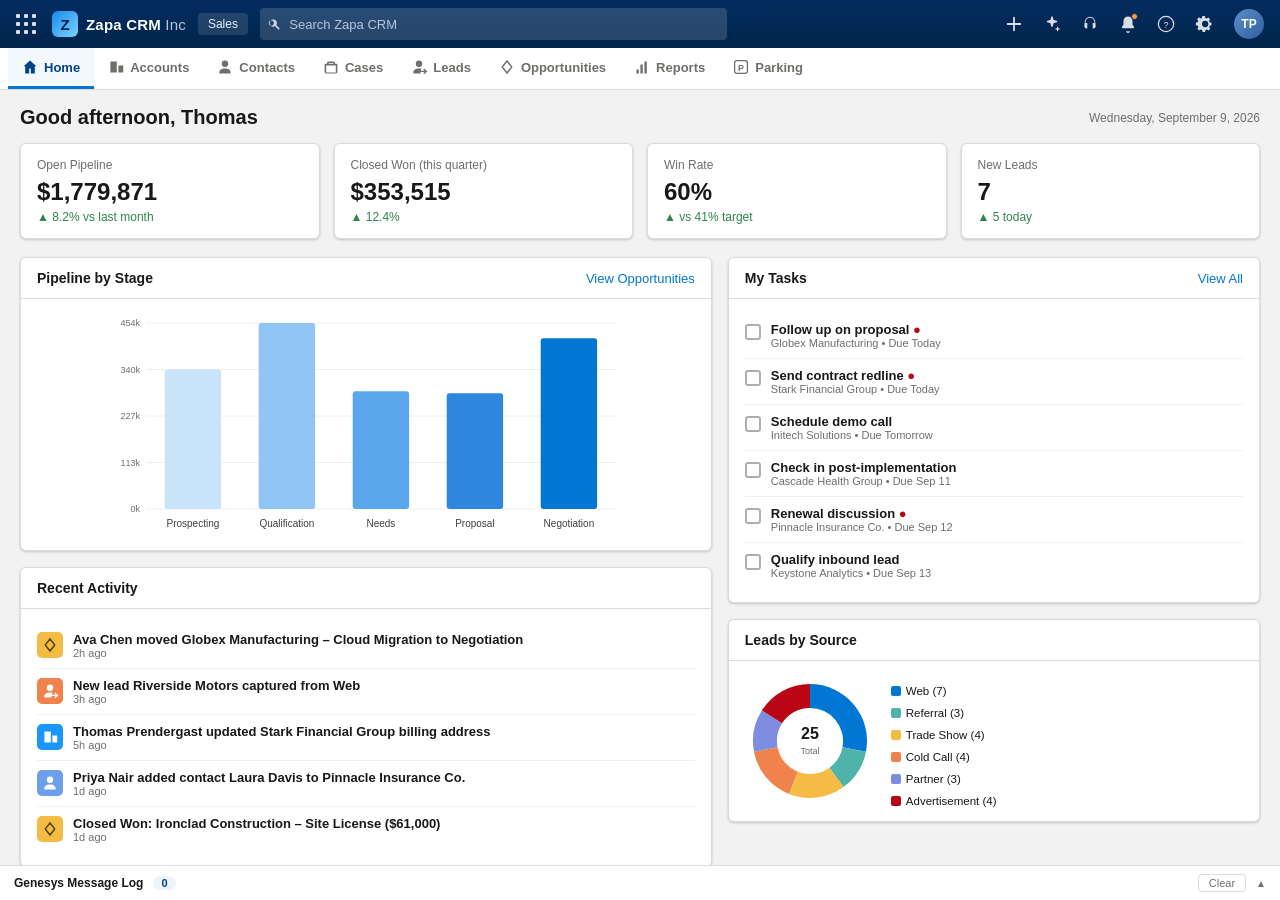
<file: index.html>
<!DOCTYPE html>
<html lang="en">
<head>
<meta charset="UTF-8" />
<meta name="viewport" content="width=device-width, initial-scale=1.0" />
<title>Zapa CRM Inc</title>
<link rel="stylesheet" href="css/styles.css" />
</head>
<body>

<div id="toast-region" class="toast-region"></div>

<div class="app-shell">

  <!-- Global Header -->
  <header class="global-header">
    <button class="icon-btn waffle-btn" id="btn-launcher" title="App Launcher" aria-label="App Launcher">
      <svg viewBox="0 0 20 20" width="20" height="20"><g fill="currentColor">
        <rect x="0" y="0" width="4" height="4" rx="1"/><rect x="8" y="0" width="4" height="4" rx="1"/><rect x="16" y="0" width="4" height="4" rx="1"/>
        <rect x="0" y="8" width="4" height="4" rx="1"/><rect x="8" y="8" width="4" height="4" rx="1"/><rect x="16" y="8" width="4" height="4" rx="1"/>
        <rect x="0" y="16" width="4" height="4" rx="1"/><rect x="8" y="16" width="4" height="4" rx="1"/><rect x="16" y="16" width="4" height="4" rx="1"/>
      </g></svg>
    </button>

    <div class="brand">
      <span class="brand-mark">Z</span>
      <span class="brand-name">Zapa CRM<span class="brand-inc"> Inc</span></span>
    </div>

    <div class="app-name-chip">Sales</div>

    <div class="global-search">
      <svg viewBox="0 0 20 20" width="14" height="14"><path fill="currentColor" d="M13.6 12.2h-.7l-.6-.5a5.4 5.4 0 1 0-1.3 1.3l.5.6v.7L16 18.6 17.6 17l-4-4Zm-8.6 0a3.8 3.8 0 1 1 0-7.6 3.8 3.8 0 0 1 0 7.6Z"/></svg>
      <input type="text" id="global-search-input" placeholder="Search Zapa CRM"/>
    </div>

    <div class="header-spacer"></div>

    <button class="icon-btn" id="btn-new" title="Create New">
      <svg viewBox="0 0 20 20" width="18" height="18"><path fill="currentColor" d="M10 2a1 1 0 0 1 1 1v6h6a1 1 0 1 1 0 2h-6v6a1 1 0 1 1-2 0v-6H3a1 1 0 1 1 0-2h6V3a1 1 0 0 1 1-1Z"/></svg>
    </button>
    <button class="icon-btn" id="btn-agent-copilot" title="Agent Copilot">
      <svg viewBox="0 0 20 20" width="18" height="18"><path fill="currentColor" d="M10 1.5c.4 0 .75.27.85.65l.9 3.4 3.4.9a.88.88 0 0 1 0 1.7l-3.4.9-.9 3.4a.88.88 0 0 1-1.7 0l-.9-3.4-3.4-.9a.88.88 0 0 1 0-1.7l3.4-.9.9-3.4c.1-.38.45-.65.85-.65Z"/><path fill="currentColor" d="M16.2 13c.2 0 .38.14.43.33l.37 1.4 1.4.37a.44.44 0 0 1 0 .86l-1.4.37-.37 1.4a.44.44 0 0 1-.86 0l-.37-1.4-1.4-.37a.44.44 0 0 1 0-.86l1.4-.37.37-1.4c.05-.19.23-.33.43-.33Z"/></svg>
    </button>
    <button class="icon-btn" id="btn-genesys" title="Genesys Cloud">
      <svg viewBox="0 0 20 20" width="18" height="18"><path fill="currentColor" d="M10 2a6 6 0 0 0-6 6v4.5A2.5 2.5 0 0 0 6.5 15H7v-6H5V8a5 5 0 0 1 10 0v1h-2v6h.5a2.5 2.5 0 0 0 2.5-2.5V8a6 6 0 0 0-6-6Z"/><rect x="4" y="10" width="2.6" height="4.4" rx="1" fill="currentColor"/><rect x="13.4" y="10" width="2.6" height="4.4" rx="1" fill="currentColor"/></svg>
    </button>
    <button class="icon-btn" title="Notifications" id="btn-notif">
      <svg viewBox="0 0 20 20" width="18" height="18"><path fill="currentColor" d="M10 1.6c-3 0-5 2.1-5 5v3.3c0 .6-.2 1.2-.6 1.7l-.9 1.2c-.6.8 0 2 1 2h11c1 0 1.6-1.2 1-2l-.9-1.2c-.4-.5-.6-1.1-.6-1.7V6.6c0-2.9-2-5-5-5Z"/><path fill="currentColor" d="M10 20a2.2 2.2 0 0 0 2.2-2H7.8A2.2 2.2 0 0 0 10 20Z"/></svg>
      <span class="notif-dot"></span>
    </button>
    <button class="icon-btn" title="Help">
      <svg viewBox="0 0 20 20" width="18" height="18"><circle cx="10" cy="10" r="8.5" fill="none" stroke="currentColor" stroke-width="1.4"/><text x="10" y="14.5" font-size="10" text-anchor="middle" fill="currentColor" font-family="Arial">?</text></svg>
    </button>
    <button class="icon-btn" id="btn-setup" title="Setup">
      <svg viewBox="0 0 20 20" width="18" height="18"><path fill="currentColor" d="M17 11.4v-2.8l-2.1-.5a5.9 5.9 0 0 0-.6-1.5l1.2-1.8-2-2-1.8 1.2a5.9 5.9 0 0 0-1.5-.6L9.7 1H6.9l-.5 2.2c-.5.1-1 .3-1.5.6L3.1 2.6l-2 2 1.2 1.8c-.3.5-.5 1-.6 1.5L-.3 8.6v2.8l2.2.5c.1.5.3 1 .6 1.5L1.3 15.2l2 2 1.8-1.2c.5.3 1 .5 1.5.6l.5 2.2h2.8l.5-2.2c.5-.1 1-.3 1.5-.6l1.8 1.2 2-2-1.2-1.8c.3-.5.5-1 .6-1.5l2.2-.5ZM10 13.5a3.5 3.5 0 1 1 0-7 3.5 3.5 0 0 1 0 7Z" transform="translate(1.3,0)"/></svg>
    </button>
    <button class="avatar-btn" id="btn-avatar" title="Thomas Prendergast">
      <span class="avatar-circle">TP</span>
    </button>
  </header>

  <!-- Composable Desktop Broker popover — toggled from the TP avatar icon.
       The iframe stays mounted (even while hidden) so it keeps sharing one
       authenticated session with all Composable Desktop components (e.g. the
       Copilot gadget), the same way the Genesys Cloud popover works. -->
  <div class="genesys-broker" id="genesys-broker">
    <div class="genesys-broker-arrow" id="genesys-broker-arrow"></div>
    <div class="genesys-broker-header">
      <h2>Genesys Broker</h2>
      <button class="genesys-broker-close" id="genesys-broker-close" title="Close">&times;</button>
    </div>
    <div class="genesys-broker-body">
      <iframe id="genesys-broker-iframe" title="Genesys Cloud Broker"
        src="https://apps.inindca.com/crm-embeddable-desktop/?show-broker-ui"
        allow="camera *; microphone *; autoplay *; hid *; local-network-access *"></iframe>
    </div>
  </div>

  <!-- Agent Copilot popover — toggled from the sparkle icon beside "+".
       Composable Desktop Copilot gadget, scope=default (the agent's own
       current interaction, not tied to any specific CRM record). -->
  <div class="agent-copilot-panel" id="agent-copilot-panel">
    <div class="agent-copilot-panel-arrow" id="agent-copilot-panel-arrow"></div>
    <div class="agent-copilot-panel-header">
      <h2>Agent Copilot</h2>
      <button class="agent-copilot-panel-close" id="agent-copilot-panel-close" title="Close">&times;</button>
    </div>
    <div class="agent-copilot-panel-body" id="agent-copilot-panel-body"></div>
  </div>

  <!-- Genesys Cloud popover panel -->
  <div class="genesys-panel" id="genesys-panel">
    <div class="genesys-panel-arrow" id="genesys-panel-arrow"></div>
    <div class="genesys-panel-header">
      <h2>Genesys Cloud</h2>
      <button class="genesys-panel-close" id="genesys-panel-close" title="Close">&times;</button>
    </div>
    <div class="genesys-panel-body" id="genesys-panel-body"></div>
  </div>

  <!-- App Launcher Overlay -->
  <div class="launcher-overlay" id="launcher-overlay">
    <div class="launcher-panel">
      <div class="launcher-search">
        <input type="text" placeholder="Search apps and items..."/>
      </div>
      <h3>All Apps</h3>
      <div class="launcher-grid" id="launcher-grid"></div>
    </div>
  </div>

  <!-- Tab Bar -->
  <nav class="tab-bar" id="tab-bar"></nav>

  <!-- Lead record tabs — one appears each time a Lead is opened -->
  <nav class="lead-tab-bar" id="lead-tab-bar"></nav>

  <!-- Main content -->
  <main class="main-content" id="main-content"></main>

  <!-- Message Log — every postMessage sent/received by the Genesys panels -->
  <div class="message-log" id="message-log">
    <div class="message-log-header" id="message-log-toggle">
      <span class="message-log-title">Genesys Message Log</span>
      <span class="message-log-count" id="message-log-count">0</span>
      <button class="message-log-clear" id="message-log-clear" title="Clear log">Clear</button>
      <span class="message-log-chevron" id="message-log-chevron">&#9650;</span>
    </div>
    <div class="message-log-body" id="message-log-body"></div>
  </div>
</div>

<!-- Modal root -->
<div class="modal-overlay" id="modal-overlay">
  <div class="modal-panel" id="modal-panel"></div>
</div>

<script src="js/data.js"></script>
<script src="js/charts.js"></script>
<script src="js/app.js"></script>
</body>
</html>
</file>
<file: css/styles.css>
:root {
  --sf-header-bg: #032d60;
  --sf-header-bg-2: #01254b;
  --sf-blue: #0176d3;
  --sf-blue-dark: #014486;
  --sf-blue-light: #eef4fb;
  --sf-bg: #f3f2f2;
  --sf-border: #dddbda;
  --sf-text: #181818;
  --sf-text-secondary: #706e6b;
  --sf-success: #2e844a;
  --sf-success-bg: #e6f5ec;
  --sf-warning: #b26100;
  --sf-warning-bg: #fff4e5;
  --sf-error: #ba0517;
  --sf-error-bg: #fde8e8;
  --sf-card-radius: 6px;
  --shadow-1: 0 1px 3px 0 rgba(0,0,0,.12), 0 1px 2px 0 rgba(0,0,0,.08);
  --shadow-2: 0 2px 6px 0 rgba(0,0,0,.14);
}

* { box-sizing: border-box; }
html, body { height: 100%; }
body {
  margin: 0;
  font-family: -apple-system, "Salesforce Sans", "Segoe UI", Helvetica, Arial, sans-serif;
  color: var(--sf-text);
  background: var(--sf-bg);
  font-size: 13px;
  -webkit-font-smoothing: antialiased;
}
button { font-family: inherit; cursor: pointer; }
a { color: var(--sf-blue); text-decoration: none; cursor: pointer; }
a:hover { text-decoration: underline; }

.app-shell { display: flex; flex-direction: column; height: 100vh; }

/* ============ Global Header ============ */
.global-header {
  height: 48px;
  min-height: 48px;
  background: linear-gradient(180deg, var(--sf-header-bg) 0%, var(--sf-header-bg-2) 100%);
  color: #fff;
  display: flex;
  align-items: center;
  padding: 0 10px;
  gap: 6px;
  z-index: 50;
}
.icon-btn {
  background: transparent;
  border: none;
  color: #d8dde6;
  width: 32px;
  height: 32px;
  border-radius: 4px;
  display: flex;
  align-items: center;
  justify-content: center;
  position: relative;
}
.icon-btn:hover { background: rgba(255,255,255,.12); color: #fff; }
.notif-dot {
  position: absolute; top: 5px; right: 6px;
  width: 7px; height: 7px; border-radius: 50%;
  background: #ff9a3c; border: 1px solid var(--sf-header-bg);
}
.brand { display: flex; align-items: center; gap: 8px; margin-left: 4px; margin-right: 6px; white-space: nowrap; }
.brand-mark {
  width: 26px; height: 26px; border-radius: 6px;
  background: linear-gradient(135deg, #1589ee, #7cd4fd);
  color: #04204a;
  font-weight: 800; font-size: 15px;
  display: flex; align-items: center; justify-content: center;
}
.brand-name { font-weight: 700; font-size: 15px; letter-spacing: .2px; color: #fff; }
.brand-inc { font-weight: 400; color: #b9c6da; }
.app-name-chip {
  background: rgba(255,255,255,.12);
  padding: 4px 10px;
  border-radius: 4px;
  font-size: 12px;
  color: #eaf1fb;
  margin-right: 6px;
  white-space: nowrap;
  display: none;
}
@media (min-width: 900px) { .app-name-chip { display: inline-block; } }

.global-search {
  flex: 1 1 auto;
  max-width: 560px;
  background: rgba(255,255,255,.15);
  border-radius: 4px;
  display: flex;
  align-items: center;
  padding: 0 8px;
  height: 32px;
  color: #cfd8e6;
}
.global-search input {
  background: transparent;
  border: none;
  outline: none;
  color: #fff;
  margin-left: 6px;
  width: 100%;
  font-size: 13px;
}
.global-search input::placeholder { color: #b9c6da; }
.header-spacer { flex: 1 1 auto; }
.avatar-btn { background: transparent; border: none; margin-left: 2px; }
.avatar-circle {
  width: 30px; height: 30px; border-radius: 50%;
  background: #7f8fa6;
  background: linear-gradient(135deg,#5e8dc9,#2f5fa0);
  color: #fff; font-weight: 700; font-size: 12px;
  display: flex; align-items: center; justify-content: center;
}

/* ============ App Launcher ============ */
.launcher-overlay {
  display: none;
  position: fixed; inset: 0; background: rgba(0,0,0,.35); z-index: 100;
  align-items: flex-start; justify-content: center;
}
.launcher-overlay.open { display: flex; }
.launcher-panel {
  margin-top: 60px;
  background: #fff; border-radius: 8px; width: 720px; max-width: 92vw;
  max-height: 78vh; overflow-y: auto; padding: 18px 22px; box-shadow: var(--shadow-2);
}
.launcher-search input {
  width: 100%; padding: 9px 12px; border: 1px solid var(--sf-border); border-radius: 4px; font-size: 13px; outline: none;
}
.launcher-panel h3 { font-size: 12px; text-transform: uppercase; color: var(--sf-text-secondary); margin: 18px 0 10px; letter-spacing: .04em; }
.launcher-grid { display: grid; grid-template-columns: repeat(4, 1fr); gap: 4px; }
.launcher-item {
  display: flex; flex-direction: column; align-items: center; gap: 8px;
  padding: 14px 6px; border-radius: 6px; text-align: center;
}
.launcher-item:hover { background: #f3f6fa; }
.launcher-icon {
  width: 44px; height: 44px; border-radius: 8px; display: flex; align-items: center; justify-content: center; color: #fff; font-size: 18px;
}
.launcher-item span.label { font-size: 12px; color: var(--sf-text); }

/* ============ Tab bar ============ */
.tab-bar {
  background: #fff;
  border-bottom: 1px solid var(--sf-border);
  display: flex;
  align-items: stretch;
  height: 42px;
  padding-left: 8px;
  overflow-x: auto;
  flex: 0 0 auto;
}
.tab-item {
  display: flex; align-items: center; gap: 6px;
  padding: 0 14px;
  color: var(--sf-text-secondary);
  font-weight: 600;
  border-bottom: 3px solid transparent;
  white-space: nowrap;
}
.tab-item svg { flex: 0 0 auto; }
.tab-item:hover { background: #f3f3f3; color: var(--sf-text); cursor: pointer; }
.tab-item.active { color: var(--sf-blue-dark); border-bottom-color: var(--sf-blue); background: #f3f8fd; }

/* ============ Lead record tabs ============ */
.lead-tab-bar {
  background: #f3f3f3;
  border-bottom: 1px solid var(--sf-border);
  display: none;
  align-items: stretch;
  height: 34px;
  padding-left: 8px;
  overflow-x: auto;
  flex: 0 0 auto;
  gap: 2px;
}
.lead-tab-bar.has-tabs { display: flex; }
.lead-tab-item {
  display: flex; align-items: center; gap: 8px;
  padding: 0 8px 0 12px;
  color: var(--sf-text-secondary);
  font-size: 12px; font-weight: 600;
  background: #fff;
  border: 1px solid var(--sf-border);
  border-bottom: none;
  border-radius: 6px 6px 0 0;
  margin-top: 4px;
  white-space: nowrap;
  cursor: pointer;
}
.lead-tab-item:hover { color: var(--sf-text); }
.lead-tab-item.active { color: var(--sf-blue-dark); background: #fff; box-shadow: 0 -2px 0 var(--sf-blue) inset; }
.lead-tab-close {
  border: none; background: transparent; color: inherit; opacity: .6;
  font-size: 14px; line-height: 1; padding: 2px 4px; border-radius: 3px;
}
.lead-tab-close:hover { opacity: 1; background: #eee; }

/* ============ Main content ============ */
.main-content { flex: 1 1 auto; overflow-y: auto; padding: 16px 20px 40px; }
.page-title-row { display: flex; align-items: center; justify-content: space-between; margin-bottom: 14px; flex-wrap: wrap; gap: 10px; }
.page-title { display:flex; align-items:center; gap:10px; }
.page-title h1 { font-size: 20px; margin: 0; font-weight: 700; }
.page-subtitle { color: var(--sf-text-secondary); font-size: 12px; }

.btn {
  border: 1px solid var(--sf-blue);
  background: #fff; color: var(--sf-blue);
  padding: 7px 14px; border-radius: 4px; font-size: 13px; font-weight: 600;
}
.btn:hover { background: var(--sf-blue-light); }
.btn-primary { background: var(--sf-blue); color: #fff; }
.btn-primary:hover { background: var(--sf-blue-dark); }
.btn-sm { padding: 4px 10px; font-size: 12px; }
.btn-neutral { border-color: var(--sf-border); color: var(--sf-text); }
.btn-neutral:hover { background: #f3f3f3; }
.btn-icon { display:inline-flex; align-items:center; gap:6px; }

/* ============ KPI tiles ============ */
.kpi-row { display: grid; grid-template-columns: repeat(4, 1fr); gap: 14px; margin-bottom: 18px; }
@media (max-width: 1100px) { .kpi-row { grid-template-columns: repeat(2, 1fr); } }
.kpi-card {
  background: #fff; border: 1px solid var(--sf-border); border-radius: var(--sf-card-radius);
  padding: 14px 16px; box-shadow: var(--shadow-1);
}
.kpi-label { color: var(--sf-text-secondary); font-size: 12px; margin-bottom: 6px; }
.kpi-value { font-size: 24px; font-weight: 700; }
.kpi-trend { font-size: 12px; margin-top: 4px; }
.kpi-trend.up { color: var(--sf-success); }
.kpi-trend.down { color: var(--sf-error); }

/* ============ Cards / Panels ============ */
.card {
  background: #fff; border: 1px solid var(--sf-border); border-radius: var(--sf-card-radius);
  box-shadow: var(--shadow-1); margin-bottom: 16px;
}
.card-header {
  display: flex; align-items: center; justify-content: space-between;
  padding: 12px 16px; border-bottom: 1px solid var(--sf-border);
}
.card-header h2 { font-size: 14px; margin: 0; font-weight: 700; }
.card-body { padding: 14px 16px; }

.collapsible-card .card-header { cursor: pointer; user-select: none; }
.collapsible-chevron { font-size: 10px; color: var(--sf-text-secondary); transition: transform .15s ease; }
.collapsible-card.collapsed .collapsible-chevron { transform: rotate(180deg); }
.collapsible-card.collapsed .card-body { display: none; }

.dashboard-grid { display: grid; grid-template-columns: 1.3fr 1fr; gap: 16px; align-items: start; }
@media (max-width: 1000px) { .dashboard-grid { grid-template-columns: 1fr; } }

.task-list { list-style: none; margin: 0; padding: 0; }
.task-item { display: flex; align-items: flex-start; gap: 10px; padding: 9px 0; border-bottom: 1px solid #f1f0f0; }
.task-item:last-child { border-bottom: none; }
.task-checkbox { width: 16px; height: 16px; border: 2px solid #b0adab; border-radius: 3px; margin-top: 2px; flex: 0 0 auto; }
.task-priority-high { color: var(--sf-error); font-weight: 700; }
.task-main { flex: 1; }
.task-subject { font-weight: 600; }
.task-meta { color: var(--sf-text-secondary); font-size: 11px; }

/* ============ Object icons ============ */
.obj-icon { border-radius: 5px; display: inline-flex; align-items: center; justify-content: center; color: #fff; flex: 0 0 auto; font-weight: 700; }
.obj-icon.lead { background: #f0824c; }
.obj-icon.contact { background: #6d9eeb; }
.obj-icon.account { background: #1b96ff; }
.obj-icon.opportunity { background: #f4bc44; color: #4a3b06; }
.obj-icon.task { background: #7f8de1; }
.obj-icon.report { background: #4fb3a9; }
.obj-icon.case { background: #c23934; }

/* ============ List view ============ */
.list-toolbar { display: flex; align-items: center; gap: 10px; margin-bottom: 10px; flex-wrap: wrap; }
.list-toolbar .search-mini { flex: 1; max-width: 280px; position: relative; }
.search-mini input { width: 100%; padding: 6px 10px 6px 28px; border: 1px solid var(--sf-border); border-radius: 4px; font-size: 12px; }
.search-mini svg { position: absolute; left: 8px; top: 7px; color: var(--sf-text-secondary); }
.count-chip { color: var(--sf-text-secondary); font-size: 12px; }

table.data-table { width: 100%; border-collapse: collapse; background: #fff; }
table.data-table th {
  text-align: left; font-size: 12px; color: var(--sf-text-secondary);
  background: #fafaf9; border-bottom: 1px solid var(--sf-border); padding: 8px 12px; font-weight: 700;
  position: sticky; top: 0;
}
table.data-table td { padding: 9px 12px; border-bottom: 1px solid #f1f0f0; font-size: 13px; vertical-align: middle; }
table.data-table tr:hover td { background: #f7f9fc; }
.row-name-cell { display: flex; align-items: center; gap: 8px; }

.badge { display: inline-block; padding: 2px 9px; border-radius: 10px; font-size: 11px; font-weight: 700; }
.badge-new { background: #eef4fb; color: #0176d3; }
.badge-working { background: var(--sf-warning-bg); color: var(--sf-warning); }
.badge-qualified { background: var(--sf-success-bg); color: var(--sf-success); }
.badge-unqualified { background: #f1f0f0; color: var(--sf-text-secondary); }
.badge-won { background: var(--sf-success-bg); color: var(--sf-success); }
.badge-lost { background: var(--sf-error-bg); color: var(--sf-error); }
.badge-open { background: #eef4fb; color: #0176d3; }
.badge-escalated { background: var(--sf-error-bg); color: var(--sf-error); }
.badge-closed { background: #f1f0f0; color: var(--sf-text-secondary); }

/* ============ Record detail ============ */
.record-header {
  background: #fff; border: 1px solid var(--sf-border); border-radius: var(--sf-card-radius); box-shadow: var(--shadow-1);
  padding: 14px 18px; margin-bottom: 14px;
}
.record-header-top { display: flex; align-items: flex-start; gap: 12px; }
.record-icon-lg { width: 42px; height: 42px; font-size: 16px; border-radius: 8px; }
.record-title-block { flex: 1; }
.record-title-block .eyebrow { color: var(--sf-text-secondary); font-size: 12px; }
.record-title-block h1 { font-size: 19px; margin: 2px 0 0; }
.record-actions { display: flex; gap: 8px; }
.record-fields-grid { display: grid; grid-template-columns: repeat(4, 1fr); gap: 14px; margin-top: 16px; }
@media (max-width: 1000px) { .record-fields-grid { grid-template-columns: repeat(2, 1fr); } }
.field-block .field-label { color: var(--sf-text-secondary); font-size: 11px; margin-bottom: 3px; }
.field-block .field-value { font-size: 13px; font-weight: 500; }

/* Path component (opportunity stage) */
.path-bar { display: flex; margin-top: 14px; border-radius: 4px; overflow: hidden; }
.path-step {
  flex: 1; text-align: center; padding: 7px 4px; font-size: 11.5px; font-weight: 700;
  background: #e5e5e5; color: #6b6b6b; position: relative;
  clip-path: polygon(0 0, 92% 0, 100% 50%, 92% 100%, 0 100%, 8% 50%);
  margin-left: -8px;
}
.path-step:first-child { margin-left: 0; clip-path: polygon(0 0, 92% 0, 100% 50%, 92% 100%, 0 100%); }
.path-step.done { background: #7ac9a3; color: #fff; }
.path-step.current { background: var(--sf-blue); color: #fff; }
.path-step.lost { background: var(--sf-error); color: #fff; }

.related-tabs { display: flex; gap: 4px; border-bottom: 1px solid var(--sf-border); margin-bottom: 0; }
.related-tab { padding: 10px 14px; font-size: 13px; font-weight: 600; color: var(--sf-text-secondary); border-bottom: 3px solid transparent; }
.related-tab.active { color: var(--sf-blue-dark); border-bottom-color: var(--sf-blue); }
.related-tab:hover { cursor: pointer; color: var(--sf-text); }

/* ============ Kanban ============ */
.kanban-wrap { overflow-x: auto; padding-bottom: 10px; }
.kanban-board { display: flex; gap: 12px; min-width: max-content; }
.kanban-col { width: 260px; flex: 0 0 260px; background: #f3f3f3; border-radius: 6px; padding: 8px; }
.kanban-col-header { padding: 6px 8px 10px; }
.kanban-col-title { font-weight: 700; font-size: 13px; display: flex; justify-content: space-between; }
.kanban-col-sum { color: var(--sf-text-secondary); font-size: 11px; margin-top: 2px; }
.kanban-col-bar { height: 4px; border-radius: 2px; background: var(--sf-blue); margin-top: 8px; }
.kanban-card {
  background: #fff; border: 1px solid var(--sf-border); border-radius: 6px; padding: 10px 12px; margin-bottom: 8px; box-shadow: var(--shadow-1);
}
.kanban-card:hover { box-shadow: var(--shadow-2); cursor: pointer; }
.kanban-card .kc-name { font-weight: 700; font-size: 12.5px; margin-bottom: 4px; }
.kanban-card .kc-account { color: var(--sf-text-secondary); font-size: 11.5px; margin-bottom: 6px; }
.kanban-card .kc-amount { font-weight: 700; font-size: 13px; color: #16325c; }
.kanban-card .kc-meta { display: flex; justify-content: space-between; align-items: center; margin-top: 6px; font-size: 11px; color: var(--sf-text-secondary); }
.view-toggle { display: flex; border: 1px solid var(--sf-border); border-radius: 4px; overflow: hidden; }
.view-toggle button { border: none; background: #fff; padding: 6px 12px; font-size: 12px; font-weight: 600; color: var(--sf-text-secondary); }
.view-toggle button.active { background: var(--sf-blue-light); color: var(--sf-blue-dark); }

/* ============ Charts ============ */
.chart-legend { display: flex; flex-wrap: wrap; gap: 10px; margin-top: 10px; font-size: 11.5px; }
.legend-item { display: flex; align-items: center; gap: 5px; }
.legend-swatch { width: 10px; height: 10px; border-radius: 2px; }

/* ============ Modal ============ */
.modal-overlay { display: none; position: fixed; inset: 0; background: rgba(0,0,0,.4); z-index: 200; align-items: center; justify-content: center; }
.modal-overlay.open { display: flex; }
.modal-panel { background: #fff; border-radius: 8px; width: 480px; max-width: 92vw; max-height: 88vh; overflow-y: auto; box-shadow: var(--shadow-2); }
.modal-header { padding: 16px 20px; border-bottom: 1px solid var(--sf-border); display: flex; justify-content: space-between; align-items: center; }
.modal-header h2 { margin: 0; font-size: 16px; }
.modal-close { border: none; background: transparent; font-size: 18px; color: var(--sf-text-secondary); }
.modal-body { padding: 16px 20px; }
.form-row { margin-bottom: 14px; }
.form-row label { display: block; font-size: 12px; font-weight: 600; margin-bottom: 4px; }
.form-row input, .form-row select, .form-row textarea {
  width: 100%; padding: 8px 10px; border: 1px solid var(--sf-border); border-radius: 4px; font-size: 13px; outline: none; font-family: inherit;
}
.form-row input:focus, .form-row select:focus, .form-row textarea:focus { border-color: var(--sf-blue); box-shadow: 0 0 0 1px var(--sf-blue); }
.modal-footer { padding: 14px 20px; border-top: 1px solid var(--sf-border); display: flex; justify-content: flex-end; gap: 8px; }

/* ============ Toast ============ */
.toast-region { position: fixed; top: 58px; right: 16px; z-index: 300; display: flex; flex-direction: column; gap: 8px; }
.toast { background: #04844b; color: #fff; padding: 12px 16px; border-radius: 4px; box-shadow: var(--shadow-2); font-size: 13px; max-width: 320px; animation: toast-in .2s ease-out; }
.toast.error { background: var(--sf-error); }
@keyframes toast-in { from { transform: translateY(-8px); opacity: 0; } to { transform: translateY(0); opacity: 1; } }

.breadcrumb { font-size: 12px; color: var(--sf-text-secondary); margin-bottom: 8px; }
.breadcrumb a { color: var(--sf-blue); }

.empty-state { text-align: center; padding: 40px 20px; color: var(--sf-text-secondary); }

.rating-star { color: #f4bc44; }

/* ============ Composable Desktop Broker popover (shared auth) ============ */
.genesys-broker {
  position: fixed;
  width: 260px;
  height: 400px;
  background: #fff;
  border-radius: 8px;
  box-shadow: var(--shadow-2);
  z-index: 150;
  display: none;
  flex-direction: column;
  overflow: hidden;
}
.genesys-broker.open { display: flex; }
.genesys-broker-arrow {
  position: absolute;
  top: -6px;
  width: 14px;
  height: 14px;
  background: var(--sf-header-bg);
  transform: rotate(45deg);
  border-radius: 2px;
}
.genesys-broker-header {
  position: relative;
  z-index: 1;
  flex: 0 0 auto;
  background: linear-gradient(180deg, var(--sf-header-bg) 0%, var(--sf-header-bg-2) 100%);
  color: #fff;
  padding: 12px 14px;
  display: flex;
  align-items: center;
  justify-content: space-between;
}
.genesys-broker-header h2 { margin: 0; font-size: 14px; font-weight: 700; }
.genesys-broker-close {
  background: transparent; border: none; color: #fff; font-size: 16px; line-height: 1;
  width: 24px; height: 24px; display: flex; align-items: center; justify-content: center; border-radius: 4px;
}
.genesys-broker-close:hover { background: rgba(255,255,255,.15); }
.genesys-broker-body { flex: 1 1 auto; }
.genesys-broker-body iframe { width: 100%; height: 100%; border: 0; display: block; }

/* ============ Genesys Cloud popover panel ============ */
.genesys-panel {
  position: fixed;
  width: 200px;
  height: 500px;
  background: #fff;
  border-radius: 8px;
  box-shadow: var(--shadow-2);
  z-index: 150;
  display: none;
  flex-direction: column;
  overflow: hidden;
}
.genesys-panel.open { display: flex; }
.genesys-panel-arrow {
  position: absolute;
  top: -6px;
  width: 14px;
  height: 14px;
  background: var(--sf-header-bg);
  transform: rotate(45deg);
  border-radius: 2px;
}
.genesys-panel-header {
  position: relative;
  z-index: 1;
  flex: 0 0 auto;
  background: linear-gradient(180deg, var(--sf-header-bg) 0%, var(--sf-header-bg-2) 100%);
  color: #fff;
  padding: 12px 14px;
  display: flex;
  align-items: center;
  justify-content: space-between;
}
.genesys-panel-header h2 { margin: 0; font-size: 14px; font-weight: 700; }
.genesys-panel-close {
  background: transparent; border: none; color: #fff; font-size: 16px; line-height: 1;
  width: 24px; height: 24px; display: flex; align-items: center; justify-content: center; border-radius: 4px;
}
.genesys-panel-close:hover { background: rgba(255,255,255,.15); }
.genesys-panel-body { flex: 1 1 auto; }
.genesys-panel-body iframe { width: 100%; height: 100%; border: 0; display: block; }

/* Agent Copilot popover (sparkle icon beside "+") — same popover pattern
   as the Genesys Cloud panel, just a bit wider for Copilot's content. */
.agent-copilot-panel {
  position: fixed;
  width: 320px;
  height: 500px;
  background: #fff;
  border-radius: 8px;
  box-shadow: var(--shadow-2);
  z-index: 150;
  display: none;
  flex-direction: column;
  overflow: hidden;
}
.agent-copilot-panel.open { display: flex; }
.agent-copilot-panel-arrow {
  position: absolute;
  top: -6px;
  width: 14px;
  height: 14px;
  background: var(--sf-header-bg);
  transform: rotate(45deg);
  border-radius: 2px;
}
.agent-copilot-panel-header {
  position: relative;
  z-index: 1;
  flex: 0 0 auto;
  background: linear-gradient(180deg, var(--sf-header-bg) 0%, var(--sf-header-bg-2) 100%);
  color: #fff;
  padding: 12px 14px;
  display: flex;
  align-items: center;
  justify-content: space-between;
}
.agent-copilot-panel-header h2 { margin: 0; font-size: 14px; font-weight: 700; }
.agent-copilot-panel-close {
  background: transparent; border: none; color: #fff; font-size: 16px; line-height: 1;
  width: 24px; height: 24px; display: flex; align-items: center; justify-content: center; border-radius: 4px;
}
.agent-copilot-panel-close:hover { background: rgba(255,255,255,.15); }
.agent-copilot-panel-body { flex: 1 1 auto; }
.agent-copilot-panel-body iframe { width: 100%; height: 100%; border: 0; display: block; }

/* ============ Message Log (footer) ============ */
.message-log {
  flex: 0 0 auto;
  border-top: 1px solid var(--sf-border);
  background: #fff;
  z-index: 120;
}
.message-log-header {
  display: flex;
  align-items: center;
  gap: 10px;
  height: 34px;
  padding: 0 14px;
  cursor: pointer;
  user-select: none;
}
.message-log-header:hover { background: #f7f7f7; }
.message-log-title { font-size: 12px; font-weight: 700; color: var(--sf-text); }
.message-log-count {
  background: var(--sf-blue-light); color: var(--sf-blue-dark);
  font-size: 11px; font-weight: 700; padding: 1px 8px; border-radius: 10px;
}
.message-log-clear {
  margin-left: auto;
  border: 1px solid var(--sf-border); background: #fff; color: var(--sf-text-secondary);
  font-size: 11px; padding: 2px 10px; border-radius: 4px;
}
.message-log-clear:hover { background: #f3f3f3; }
.message-log-chevron { font-size: 10px; color: var(--sf-text-secondary); transition: transform .15s ease; }
.message-log.open .message-log-chevron { transform: rotate(180deg); }
.message-log-body {
  display: none;
  max-height: 260px;
  overflow-y: auto;
  border-top: 1px solid var(--sf-border);
  font-family: ui-monospace, SFMono-Regular, Menlo, Consolas, monospace;
  font-size: 11.5px;
}
.message-log.open .message-log-body { display: block; }
.message-log-entry { display: flex; gap: 8px; padding: 6px 14px; border-bottom: 1px solid #f1f0f0; align-items: flex-start; }
.message-log-entry:hover { background: #fafafa; }
.message-log-time { color: var(--sf-text-secondary); flex: 0 0 auto; white-space: nowrap; }
.message-log-dir { flex: 0 0 auto; font-weight: 700; border-radius: 3px; padding: 0 6px; white-space: nowrap; }
.message-log-dir.sent { background: var(--sf-success-bg); color: var(--sf-success); }
.message-log-dir.received { background: var(--sf-blue-light); color: var(--sf-blue-dark); }
.message-log-repeat { flex: 0 0 auto; font-weight: 700; color: var(--sf-text-secondary); background: #f1f0f0; border-radius: 3px; padding: 0 5px; }
.message-log-json { flex: 1 1 auto; white-space: pre-wrap; word-break: break-all; color: var(--sf-text); }
.message-log-empty { padding: 14px; color: var(--sf-text-secondary); font-size: 12px; text-align: center; }
</file>
